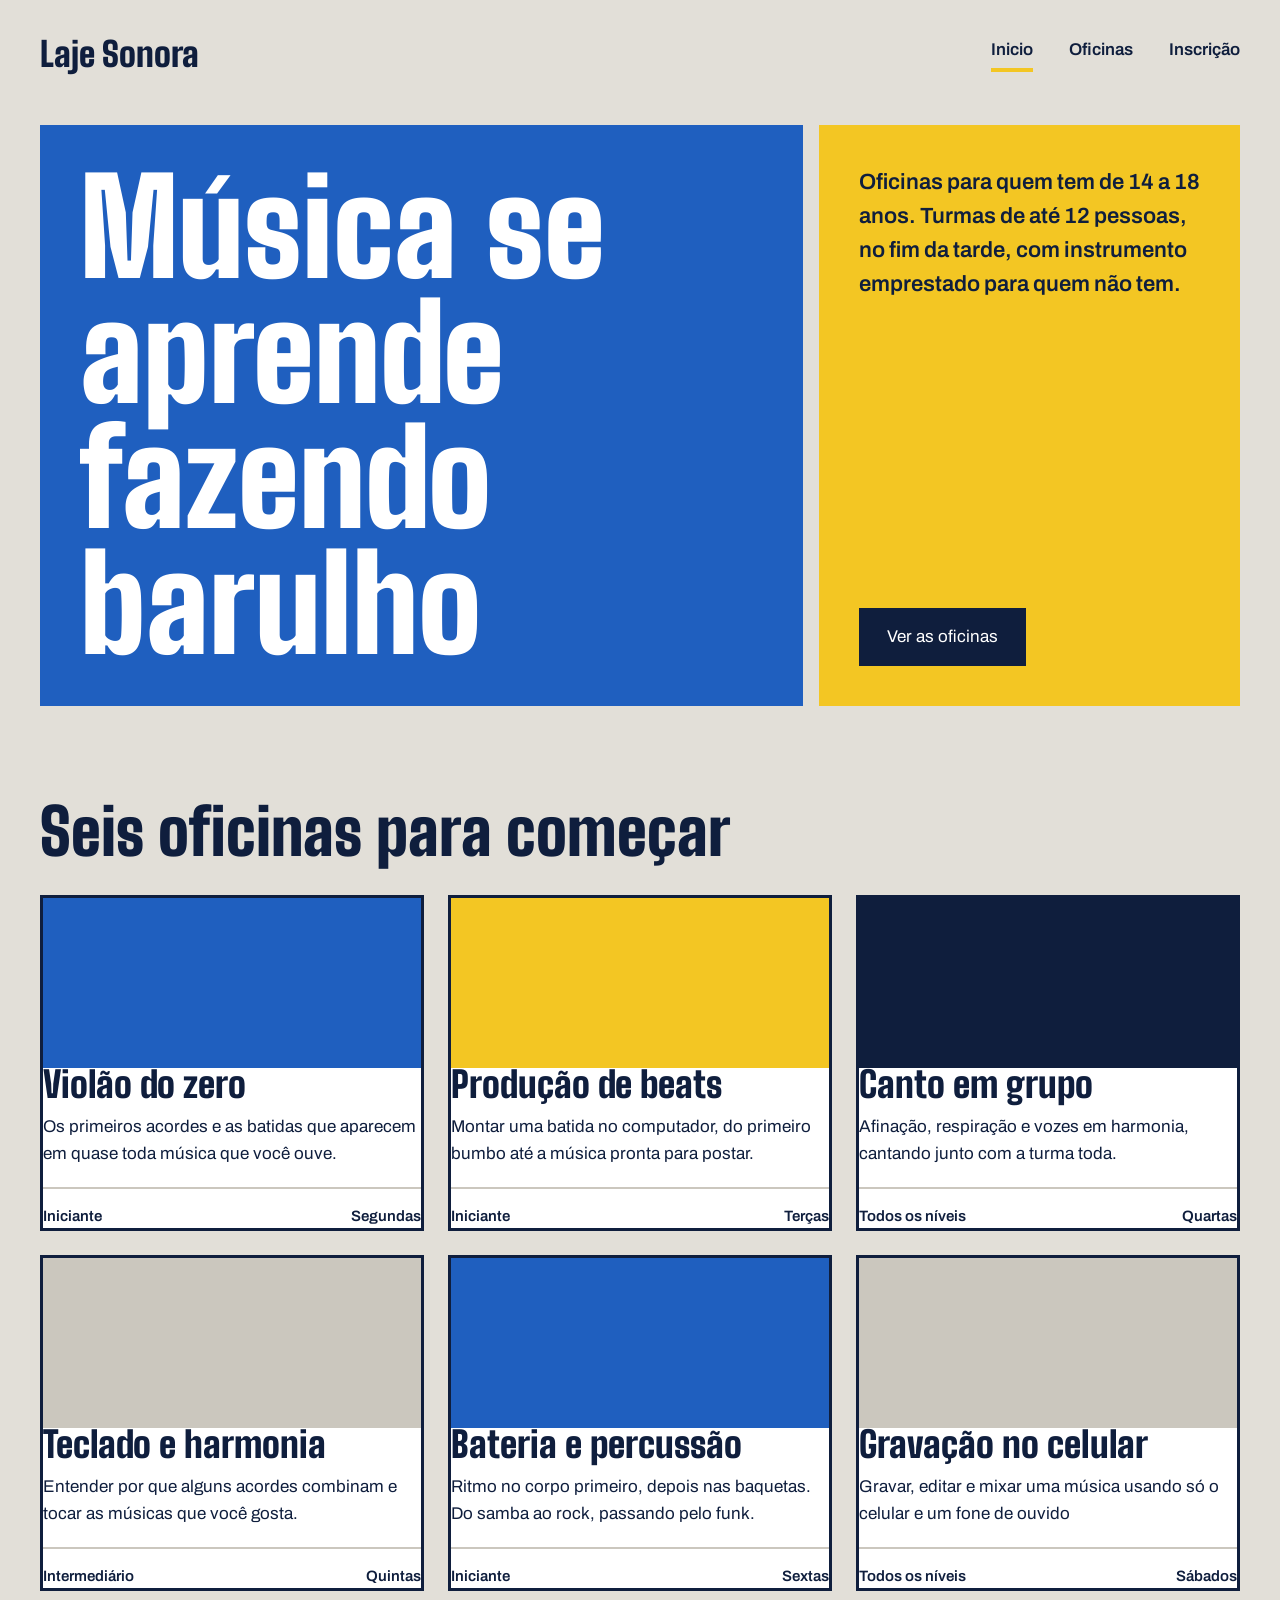
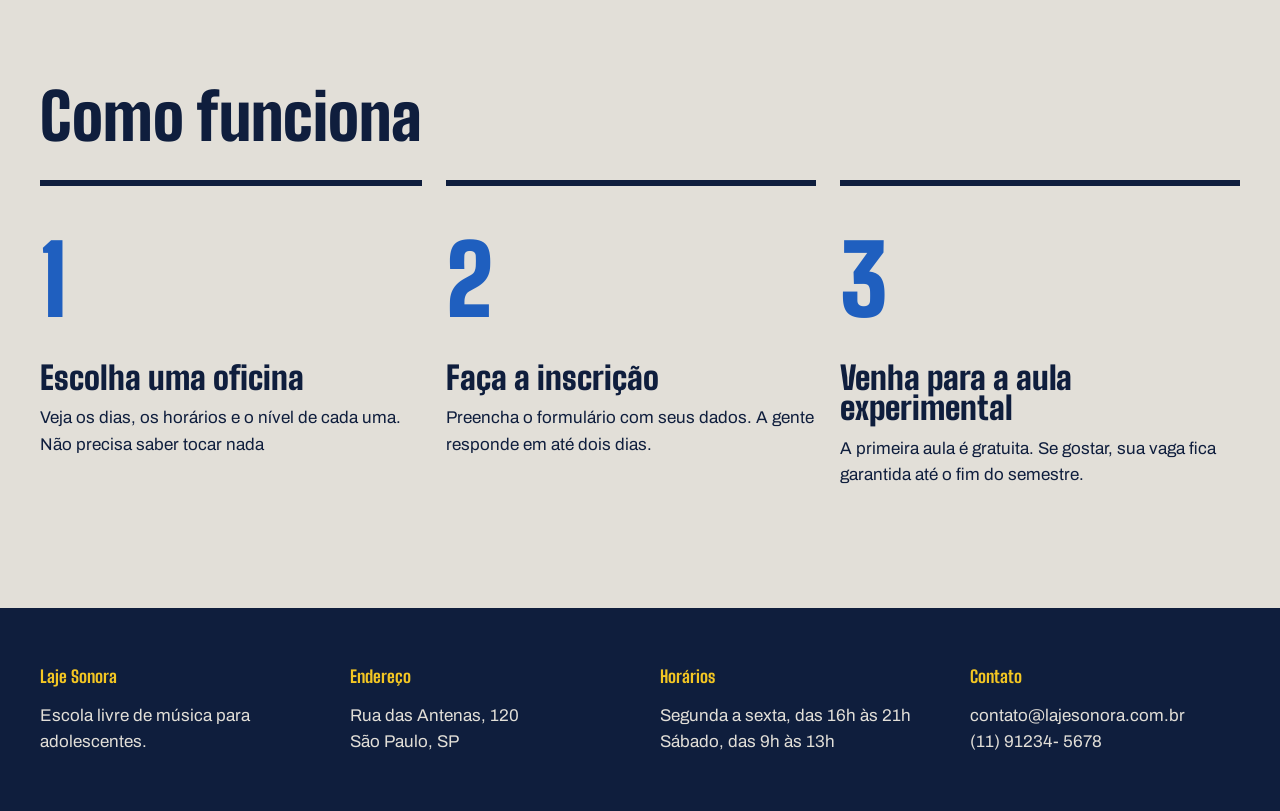
<file: index.html>
<!DOCTYPE html>
<html lang="pt-BR">
<head>
    <meta charset="UTF-8">
    <meta name="viewport" content="width=device-width, initial-scale=1.0">
    <title>Laje Sonora | Início</title>
<link rel="preconnect" href="https://fonts.googleapis.com">
<link rel="preconnect" href="https://fonts.gstatic.com" crossorigin>
<link href="https://fonts.googleapis.com/css2?family=Big+Shoulders:opsz,wght@10..72,100..900&display=swap" rel="stylesheet"><link rel="preconnect" href="https://fonts.googleapis.com">
<link rel="preconnect" href="https://fonts.gstatic.com" crossorigin>
<link href="https://fonts.googleapis.com/css2?family=Archivo:ital,wght@0,100..900;1,100..900&family=Big+Shoulders:opsz,wght@10..72,100..900&display=swap" rel="stylesheet">
<link rel="stylesheet" href="index.css">
</head>
<body>
    <header class="conteudo topo">
        <a href="index.html" class="logo">Laje Sonora</a>

        <nav class="menu">
            <a href="index.html" class="atual">Inicio</a>
            <a href="oficinas.html">Oficinas</a>
            <a href="inscrisao.html">Inscrição</a>
        </nav>
    </header>
    <main>
        <section class="conteudo cartazes">
            <div class="cartaz cartaz-principal">
                <h1>Música se aprende fazendo barulho</h1>
            </div>

            <div class="cartaz cartaz-lateral">
                <p>Oficinas para quem tem de 14 a 18 anos. Turmas de até 12 pessoas, no fim da tarde, com instrumento emprestado para quem não tem.</p>
                <a href="oficinas.html" class="botao">Ver as oficinas</a>
            </div>
        </section>

        <section class="conteudo secao">
            <h2 class="titulo-secao">Seis oficinas para começar</h2>

            <div class="cards">
                <article class="card">
                    <div class="foto foto-azul"></div>
                    <div class="cart-texto">
                        <h3>Violão do zero</h3>
                        <p>Os primeiros acordes e as batidas que aparecem em quase toda música que você ouve.</p>
                        <div class="card-info">
                            <span>Iniciante</span>
                            <span>Segundas</span>
                        </div>
                    </div>
                </article><article class="card">
                    <div class="foto foto-amarelo"></div>
                    <div class="cart-texto">
                        <h3>Produção de beats</h3>
                        <p>Montar uma batida no computador, do primeiro bumbo até a música pronta para postar.</p>
                        <div class="card-info">
                            <span>Iniciante</span>
                            <span>Terças</span>
                        </div>
                    </div>
                </article>
                <article class="card">
                    <div class="foto foto-tinta"></div>
                    <div class="cart-texto">
                        <h3>Canto em grupo</h3>
                        <p>Afinação, respiração e vozes em harmonia, cantando junto com a turma toda.</p>
                        <div class="card-info">
                            <span>Todos os níveis</span>
                            <span>Quartas</span>
                        </div>
                    </div>
                </article>
                <article class="card">
                    <div class="foto"></div>
                    <div class="cart-texto">
                        <h3>Teclado e harmonia</h3>
                        <p>Entender por que alguns acordes combinam e tocar as músicas que você gosta.</p>
                        <div class="card-info">
                            <span>Intermediário</span>
                            <span>Quintas</span>
                        </div>
                    </div>
                </article>
                <article class="card">
                    <div class="foto foto-azul"></div>
                    <div class="cart-texto">
                        <h3>Bateria e percussão</h3>
                        <p>Ritmo no corpo primeiro, depois nas baquetas. Do samba ao rock, passando pelo funk.</p>
                        <div class="card-info">
                            <span>Iniciante</span>
                            <span>Sextas</span>
                        </div>
                    </div>
                </article>
                <article class="card">
                    <div class="foto foto-amarela"></div>
                    <div class="cart-texto">
                        <h3>Gravação no celular</h3>
                        <p>Gravar, editar e mixar uma música usando só o celular e um fone de ouvido</p>
                        <div class="card-info">
                            <span>Todos os níveis</span>
                            <span>Sábados</span>
                        </div>
                    </div>
                </article>
            </div>
        </section>

        <section class="conteudo secao">
            <h2 class="titulo-secao">Como funciona</h2>

            <div class="passos">
                 <div class="passo">
                    <p class="passo-numero">1</p>
                    <h3>Escolha uma oficina</h3>
                    <p>Veja os dias, os horários e o nível de cada uma. Não precisa saber tocar nada</p>
                </div>
                <div class="passos">
                    <div class="passo">
                       <p class="passo-numero">2</p>
                       <h3>Faça a inscrição</h3>
                       <p>Preencha o formulário com seus dados. A gente responde em até dois dias.</p>
                   </div>
                   <div class="passos">
                    <div class="passo">
                       <p class="passo-numero">3</p>
                       <h3>Venha para a aula experimental</h3>
                       <p>A primeira aula é gratuita. Se gostar, sua vaga fica garantida até o fim do semestre.</p>
                   </div>
            </div>
        </section>
    </main>

    <footer class="rodape">
        <div class="conteudo rodape-colunas">
            <div class="rodape-coluna">
                <h4>Laje Sonora</h4>
                <p>Escola livre de música para <br> adolescentes.</p>
            </div>
            <div class="rodape-coluna">
                <h4>Endereço</h4>
                <p>Rua das Antenas, 120 <br> São Paulo, SP</p>
            </div>
            <div class="rodape-coluna">
                <h4>Horários</h4>
                <p>Segunda a sexta, das 16h às 21h <br> Sábado, das 9h às 13h</p>
            </div>
            <div class="rodape-coluna">
                <h4>Contato</h4>
                <p>contato@lajesonora.com.br <br> (11) 91234- 5678</p>
            </div>
        </div>
    </footer>
</body>
</html>
</file>
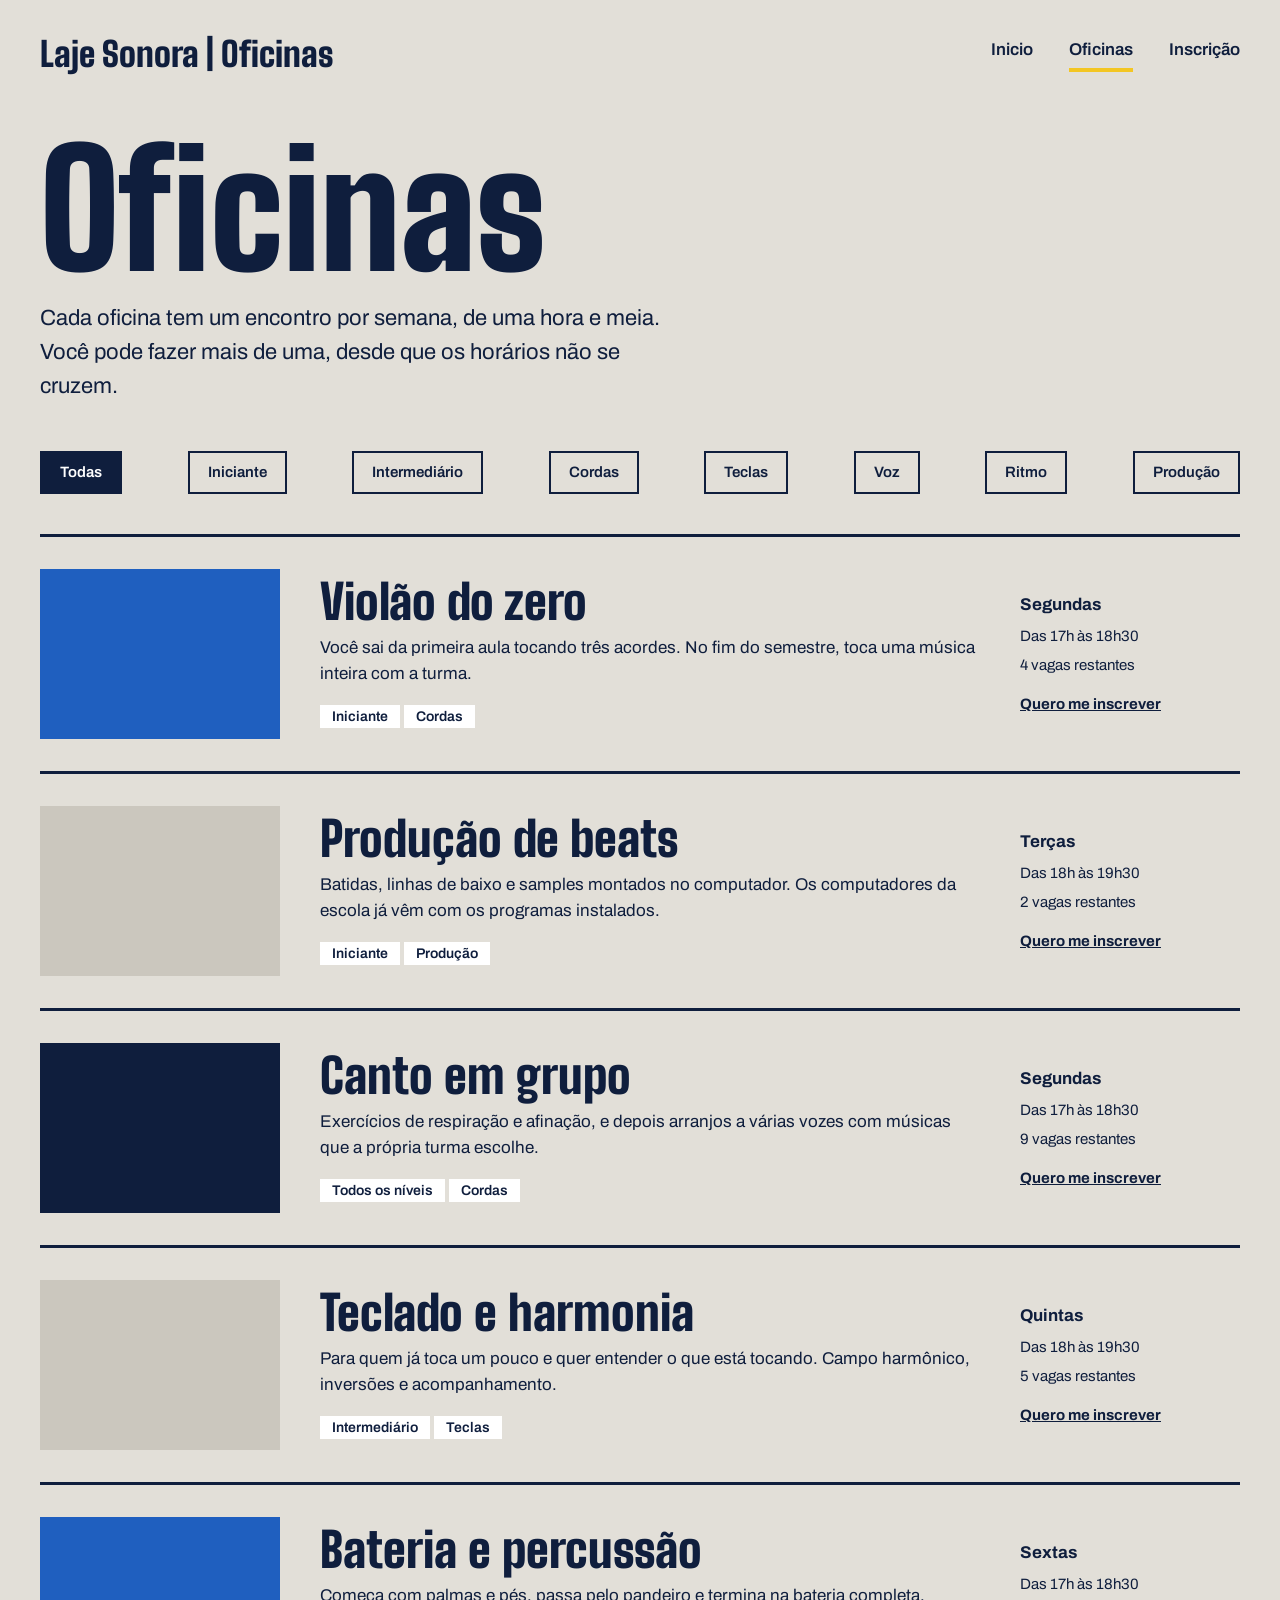
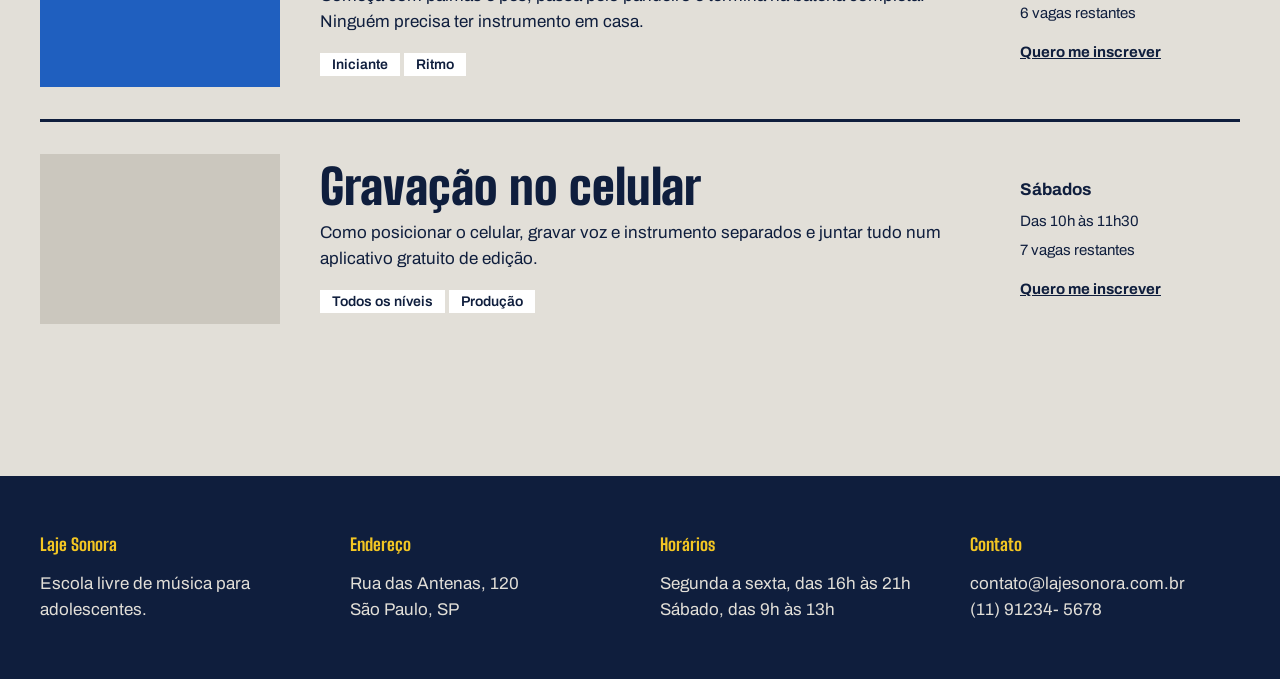
<file: oficinas.html>
<!DOCTYPE html>
<html lang="pt-BR">
<head>
    <meta charset="UTF-8">
    <meta name="viewport" content="width=device-width, initial-scale=1.0">
    <title>Laje Sonora | Início</title>
<link rel="preconnect" href="https://fonts.googleapis.com">
<link rel="preconnect" href="https://fonts.gstatic.com" crossorigin>
<link href="https://fonts.googleapis.com/css2?family=Big+Shoulders:opsz,wght@10..72,100..900&display=swap" rel="stylesheet"><link rel="preconnect" href="https://fonts.googleapis.com">
<link rel="preconnect" href="https://fonts.gstatic.com" crossorigin>
<link href="https://fonts.googleapis.com/css2?family=Archivo:ital,wght@0,100..900;1,100..900&family=Big+Shoulders:opsz,wght@10..72,100..900&display=swap" rel="stylesheet">
<link rel="stylesheet" href="oficinas.css">
</head>
<body>
    <header class="conteudo topo">
        <a href="index.html" class="logo">Laje Sonora | Oficinas</a>

        <nav class="menu">
            <a href="index.html">Inicio</a>
            <a href="oficinas.html" class="atual" >Oficinas</a>
            <a href="inscrisao.html">Inscrição</a>
        </nav>
    </header>
    <main class="conteudo">
        <h1 class="titulo-pagina">Oficinas</h1>
        <p class="subtitulo-pagina">Cada oficina tem um encontro por semana, de uma hora e meia. Você pode fazer mais de uma, desde que os horários não se cruzem.</p>

        <div class="filtros">
            <span class="filtro ativo">Todas</span>
            <span class="filtro">Iniciante</span>
            <span class="filtro">Intermediário</span>
            <span class="filtro">Cordas</span>
            <span class="filtro">Teclas</span>
            <span class="filtro">Voz</span>
            <span class="filtro">Ritmo</span>
            <span class="filtro">Produção</span>
        </div>

        <div class="lista">
            <article class="oficina">

                <div class="foto foto-azul">

                </div>

                <div class="oficina-texto">
                    <h2>Violão do zero</h2>
                    <p>Você sai da primeira aula tocando três acordes. No fim do semestre, toca uma música inteira com a turma.</p>

                    <div class="etiquetas">
                        <span class="etiqueta">Iniciante</span>
                        <span class="etiqueta">Cordas</span>
                    </div>
                </div>

                <div class="oficina-detalhes">
                    <strong>Segundas</strong>
                    <span>Das 17h às 18h30</span>
                    <span>4 vagas restantes</span>
                    <a href="inscrisao.html">Quero me inscrever</a>
                </div>
            </article>

            <article class="oficina">

                <div class="foto foto-amarela">

                </div>

                <div class="oficina-texto">
                    <h2>Produção de beats</h2>
                    <p>Batidas, linhas de baixo e samples montados no computador. Os computadores da escola já vêm com os programas instalados.</p>

                    <div class="etiquetas">
                        <span class="etiqueta">Iniciante</span>
                        <span class="etiqueta">Produção</span>
                    </div>
                </div>

                <div class="oficina-detalhes">
                    <strong>Terças</strong>
                    <span>Das 18h às 19h30</span>
                    <span>2 vagas restantes</span>
                    <a href="inscrisao.html">Quero me inscrever</a>
                </div>
            </article>

            <article class="oficina">

                <div class="foto foto-tinta">

                </div>

                <div class="oficina-texto">
                    <h2>Canto em grupo</h2>
                    <p>Exercícios de respiração e afinação, e depois arranjos a várias vozes com músicas que a própria turma escolhe.</p>

                    <div class="etiquetas">
                        <span class="etiqueta">Todos os níveis</span>
                        <span class="etiqueta">Cordas</span>
                    </div>
                </div>

                <div class="oficina-detalhes">
                    <strong>Segundas</strong>
                    <span>Das 17h às 18h30</span>
                    <span>9 vagas restantes</span>
                    <a href="inscrisao.html">Quero me inscrever</a>
                </div>
            </article>

            <article class="oficina">

                <div class="foto foto">

                </div>

                <div class="oficina-texto">
                    <h2>Teclado e harmonia</h2>
                    <p>Para quem já toca um pouco e quer entender o que está tocando. Campo harmônico, inversões e acompanhamento.</p>

                    <div class="etiquetas">
                        <span class="etiqueta">Intermediário</span>
                        <span class="etiqueta">Teclas</span>
                    </div>
                </div>

                <div class="oficina-detalhes">
                    <strong>Quintas</strong>
                    <span>Das 18h às 19h30</span>
                    <span>5 vagas restantes</span>
                    <a href="inscrisao.html">Quero me inscrever</a>
                </div>
            </article>

            <article class="oficina">

                <div class="foto foto-azul">

                </div>

                <div class="oficina-texto">
                    <h2>Bateria e percussão</h2>
                    <p>Começa com palmas e pés, passa pelo pandeiro e termina na bateria completa. Ninguém precisa ter instrumento em casa.</p>

                    <div class="etiquetas">
                        <span class="etiqueta">Iniciante</span>
                        <span class="etiqueta">Ritmo</span>
                    </div>
                </div>

                <div class="oficina-detalhes">
                    <strong>Sextas</strong>
                    <span>Das 17h às 18h30</span>
                    <span>6 vagas restantes</span>
                    <a href="inscrisao.html">Quero me inscrever</a>
                </div>
            </article>

            <article class="oficina">

                <div class="foto foto-amarela">

                </div>

                <div class="oficina-texto">
                    <h2>Gravação no celular</h2>
                    <p>Como posicionar o celular, gravar voz e instrumento separados e juntar tudo num aplicativo gratuito de edição.</p>

                    <div class="etiquetas">
                        <span class="etiqueta">Todos os níveis</span>
                        <span class="etiqueta">Produção</span>
                    </div>
                </div>

                <div class="oficina-detalhes">
                    <strong>Sábados</strong>
                    <span>Das 10h às 11h30</span>
                    <span>7 vagas restantes</span>
                    <a href="inscrisao.html">Quero me inscrever</a>
                </div>
            </article>
        </div>
    </main>

    <footer class="rodape">
        <div class="conteudo rodape-colunas">
            <div class="rodape-coluna">
                <h4>Laje Sonora</h4>
                <p>Escola livre de música para <br> adolescentes.</p>
            </div>
            <div class="rodape-coluna">
                <h4>Endereço</h4>
                <p>Rua das Antenas, 120 <br> São Paulo, SP</p>
            </div>
            <div class="rodape-coluna">
                <h4>Horários</h4>
                <p>Segunda a sexta, das 16h às 21h <br> Sábado, das 9h às 13h</p>
            </div>
            <div class="rodape-coluna">
                <h4>Contato</h4>
                <p>contato@lajesonora.com.br <br> (11) 91234- 5678</p>
            </div>
        </div>
    </footer>
</body>
</html>
</file>
<file: index.css>
* {
    margin: 0;
    padding: 0;
    box-sizing: border-box;
}

:root {
    --concreto: #E2DFD8;
    --concreto-escuro: #CBC7BE;
    --tinta: #0F1E3D;
    --caixa-dagua: #1F5FBF;
    --fita: #F3C623;
    --branco: #FFFFFF;

    --fonte-cartaz: "Big Shoulders", "Arial Narrow", sans-serif;
    --fonte-texto: "Archivo", Arial, sans-serif;
}

body {
    background: var(--concreto);
    color: var(--tinta);
    font-family: var(--fonte-texto);
    font-size: 17px;
    line-height: 1.55;
}

a{
    color: inherit;
}

h1, h2, h3 {
    font-family: var(--fonte-cartaz);
    font-weight: 900;
    line-height: 0.95;
}

.conteudo {
    max-width: 1200px;
    margin-inline: auto;
    padding-inline: 32;
}

.topo {
    padding-block: 28px;
    display: flex;
    justify-content: space-between;
    align-items: center;
}

.logo{
    font-family: var(--fonte-cartaz);
    font-size: 34px;
    font-weight: 900;
    text-decoration: none;
}

.menu{
    display: flex;
    gap: 36px;
    
    a{
        font-weight: 600;
        text-decoration: none;
        padding-bottom: 4px;
        border-bottom: 4px solid transparent;
    }
}

.menu a:hover{
    border-bottom-color: var(--tinta);
}

.menu a.atual{
    border-bottom-color: var(--fita);
}

.cartazes{
    margin-top: 16px;
    display: flex;
    gap: 16px;
}

.cartaz{
    padding: 40px;
}

.cartaz-principal{
    background: var(--caixa-dagua);
    color: var(--branco);
    flex: 2;

    h1{
        font-size: 132px;
        max-width: 9ch;
    }
}

.cartaz-lateral{
    background: var(--fita);
    flex: 1;
    display: flex;
    flex-direction: column;
    justify-content: space-between;
    gap: 32px;
    align-items: flex-start;

    p{
        font-size: 22px;
        font-weight: 600;
        height: 1.3;
    }
}

.botao{
    background: var(--tinta);
    color: var(--branco);
    font-weight: 700;
    text-decoration: none;
    padding: 16px 28px;
    border: none;
    font: var(--fonte-texto);
    font-size: 17px;
    cursor: pointer;
}

.botao:hover{
    background-color: var(--caixa-dagua);
}

.secao {
    margin-top: 96px;
}

.titulo-secao {
    font-size: 64px;
    margin-bottom: 32px;
}

.cards {
    display: flex;
    flex-wrap: wrap;
    gap: 24px;
} 

.card {
    background: var(--branco);
    border: 3px solid var(--tinta);
    flex: 1 1 340px
}

.card .foto {
    height: 170px;
}

.foto {
    background: var(--concreto-escuro);
}

.foto-azul {
    background: var(--caixa-dagua);
}

.foto-amarelo {
    background: var(--fita);
}

.foto-tinta {
    background: var(--tinta);
}

.card-texto {
    padding: 24px;
}

.card h3 {
    font-size: 36px;
    margin-bottom: 12px;
}

.card-info {
    margin-top: 20px;
    padding-top: 16px;
    border-top: 2px solid var(--concreto-escuro);
    font-weight: 600;
    font-size: 15px;

    display: flex;
    justify-content: space-between;
    align-items: center;
}

.passos {
    display: flex;
    gap: 24px;
}

.passo {
    border-top: 6px solid var(--tinta);
    padding-top: 20px;
    
}

.passo-numero {
    font-family: var(--fonte-cartaz);
    font-size: 96px;
    font-weight: 900;
    color: var(--caixa-dagua);
    height: 1;
}

.passo h3 {
    font-size: 32px;
    margin-block: 8px 12px;
}

.rodape {
    margin-top: 120px;
    background: var(--tinta);
    color: var(--concreto);
    padding-block: 56px;
}

.rodape-colunas {
    display: flex;
    justify-content: space-between;
    gap: 40px;
}

.rodape-coluna {
    flex: 1;
}

.rodape h4 {
    font-family: var(--fonte-cartaz);
    color: var(--fita);
    margin-bottom: 12px;
}
</file>
<file: oficinas.css>
* {
    margin: 0;
    padding: 0;
    box-sizing: border-box;
}

:root {
    --concreto: #E2DFD8;
    --concreto-escuro: #CBC7BE;
    --tinta: #0F1E3D;
    --caixa-dagua: #1F5FBF;
    --fita: #F3C623;
    --branco: #FFFFFF;

    --fonte-cartaz: "Big Shoulders", "Arial Narrow", sans-serif;
    --fonte-texto: "Archivo", Arial, sans-serif;
}

body {
    background: var(--concreto);
    color: var(--tinta);
    font-family: var(--fonte-texto);
    font-size: 17px;
    line-height: 1.55;
}

a{
    color: inherit;
}

h1, h2, h3 {
    font-family: var(--fonte-cartaz);
    font-weight: 900;
    line-height: 0.95;
}

.conteudo {
    max-width: 1200px;
    margin-inline: auto;
    padding-inline: 32;
}

.topo {
    padding-block: 28px;
    display: flex;
    justify-content: space-between;
    align-items: center;
}

.logo{
    font-family: var(--fonte-cartaz);
    font-size: 34px;
    font-weight: 900;
    text-decoration: none;
}

.menu{
    display: flex;
    gap: 36px;
    
    a{
        font-weight: 600;
        text-decoration: none;
        padding-bottom: 4px;
        border-bottom: 4px solid transparent;
    }
}

.menu a:hover{
    border-bottom-color: var(--tinta);
}

.menu a.atual{
    border-bottom-color: var(--fita);
}

.rodape {
    margin-top: 120px;
    background: var(--tinta);
    color: var(--concreto);
    padding-block: 56px;
}

.rodape-colunas {
    display: flex;
    justify-content: space-between;
    gap: 40px;
}

.rodape-coluna {
    flex: 1;
}

.rodape h4 {
    font-family: var(--fonte-cartaz);
    color: var(--fita);
    margin-bottom: 12px;
}

.foto {
    background: var(--concreto-escuro);
}

.foto-azul {
    background: var(--caixa-dagua);
}

.foto-amarelo {
    background: var(--fita);
}

.foto-tinta {
    background: var(--tinta);
}

.titulo-pagina{
    font-size: 160px;
    margin-top: 24px;
}

.subtitulo-pagina{
    font-size: 22px;
    max-width: 640px;
    margin-top: 16px;
}

.filtros{
    margin-top: 48px;
    justify-content: space-between;
    display: flex;
    gap: 12px;
}

.filtro {
    border: 2px solid var(--tinta);
    padding: 8px 18px;
    font-weight: 600;
    font-size: 15px;
}

.filtro.ativo {
    background: var(--tinta);
    color: var(--branco);
}

.lista {
    margin-top: 40px;
}

.oficina{
    padding-top: 32px;
    padding-bottom: 32px;
    border-top: 3px solid var(--tinta);
    display: flex;
    align-items: center;
    gap: 40px;
}

.oficina .foto {
    width: 240px;
    height: 170px;
    flex-shrink: 0;
}

.oficina-texto{
    flex: 1;
}

.oficina h2{
    font-size: 48px;
    margin-bottom: 10px;
}

.etiquetas{
    margin-top: 16px;
    justify-content: space-between;
    gap: 8px;
}

.etiqueta{
    background: var(--branco);
    padding: 4px 12px;
    font-size: 14px;
    font-weight: 600;
}

.oficina-detalhes{
    width: 220px;
    font-size: 15px;
    display: flex;
    flex-direction: column;
    gap: 6px;
}

.oficina-detalhes strong{
    font-size: 17px;
}

.oficina-detalhes a{
    margin-top: 10px;
    font-weight: 700;
}
</file>
